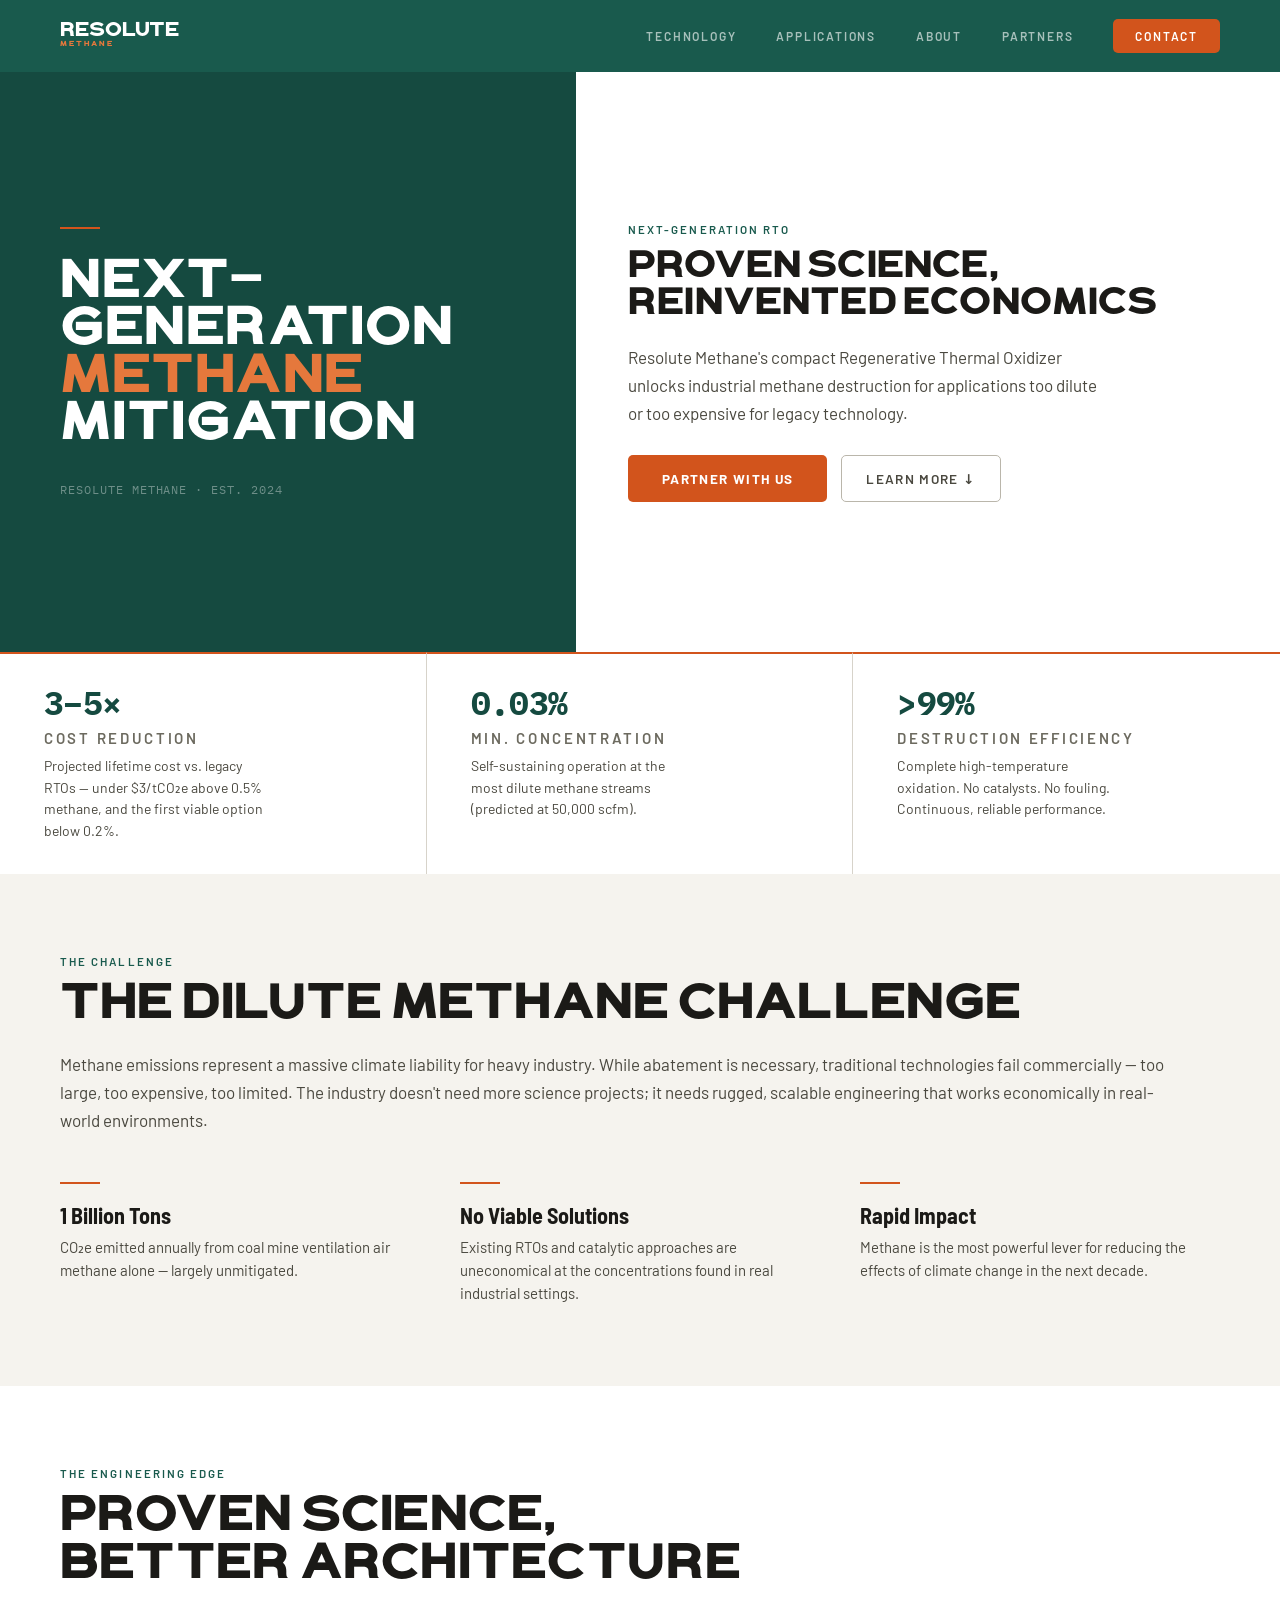
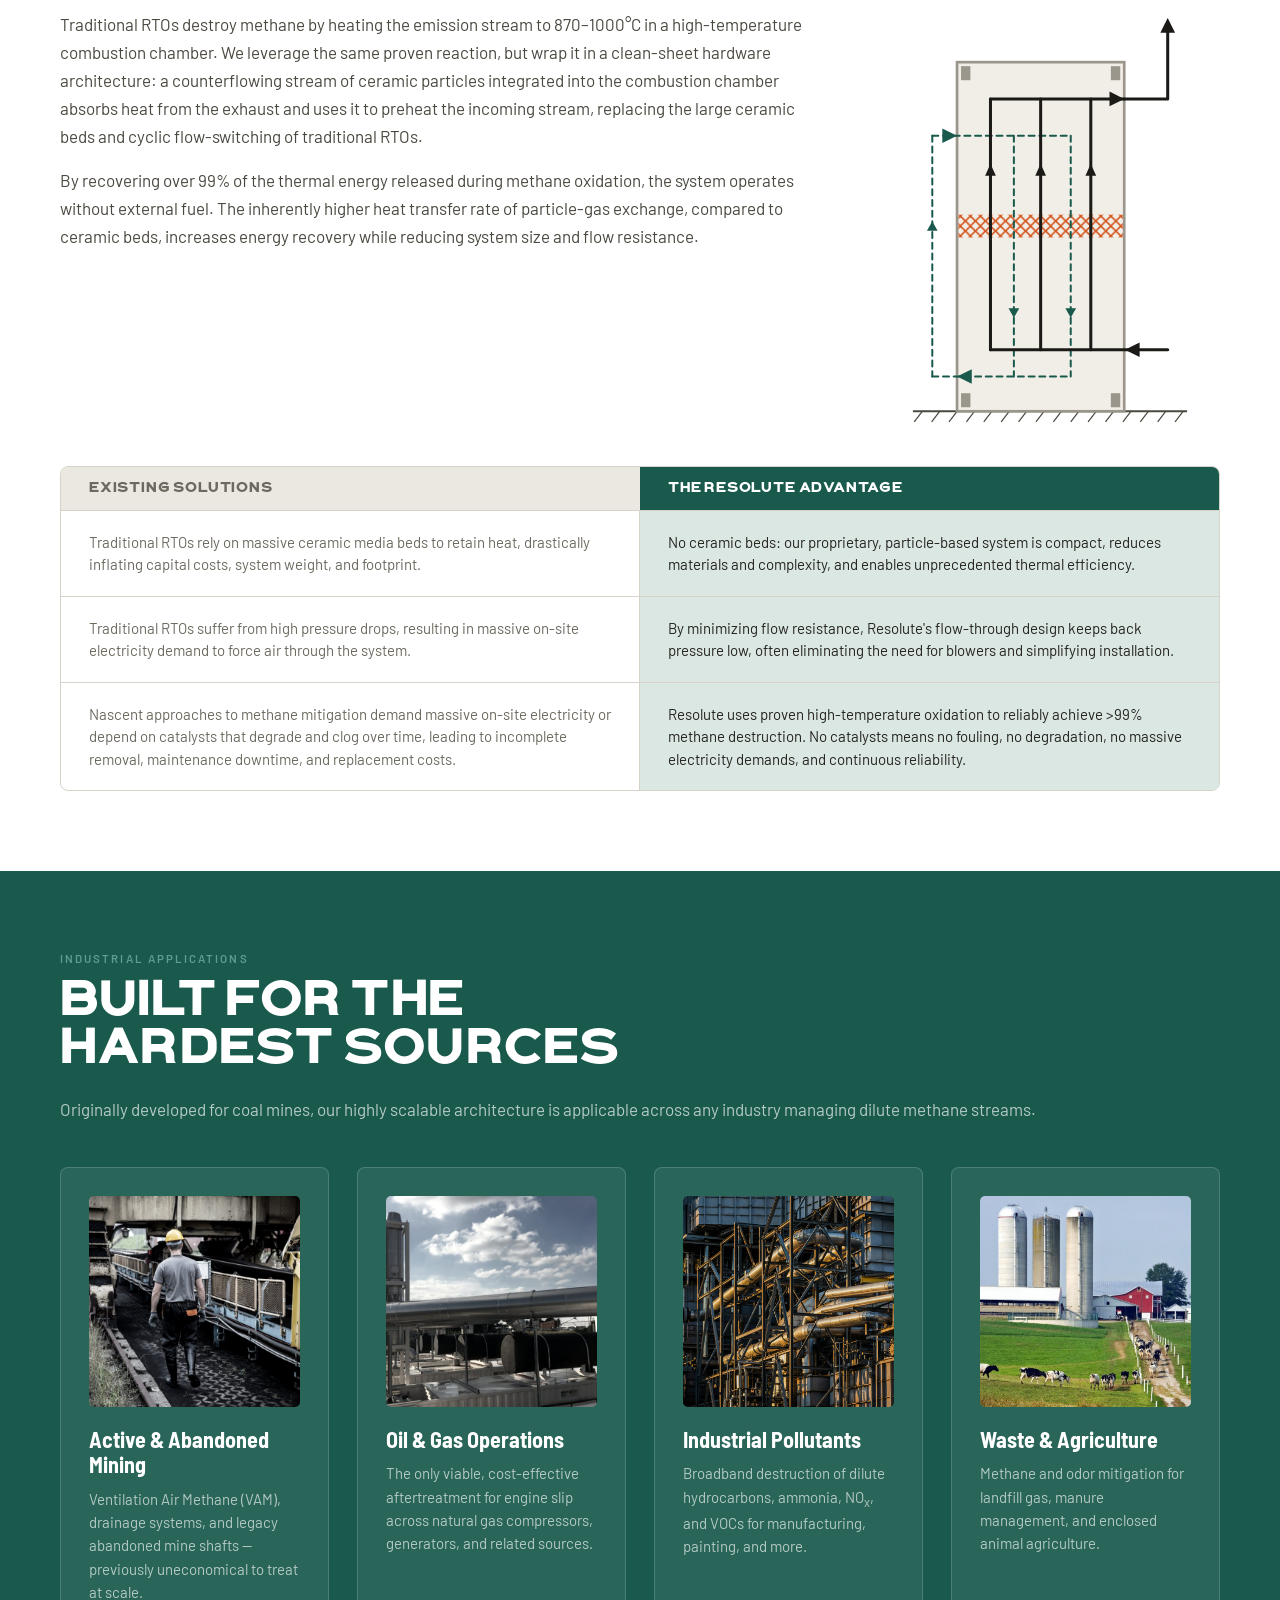
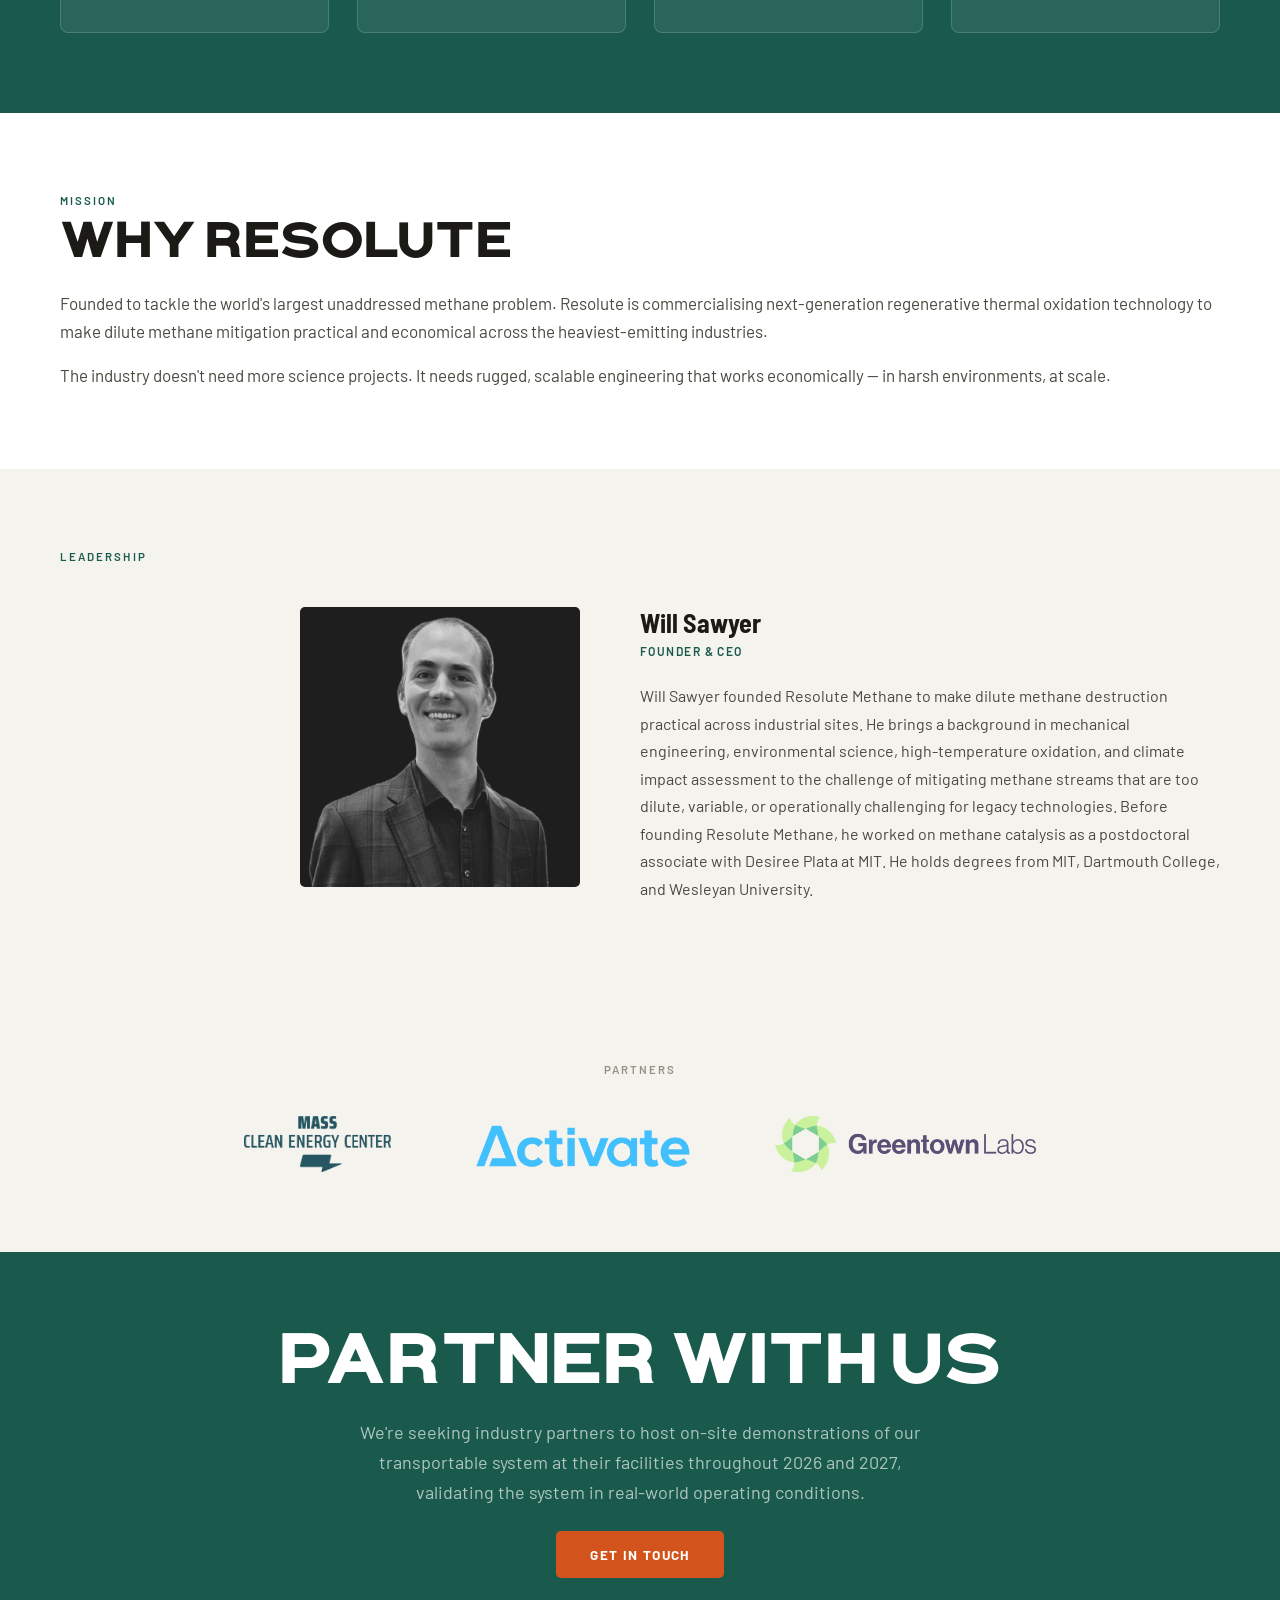
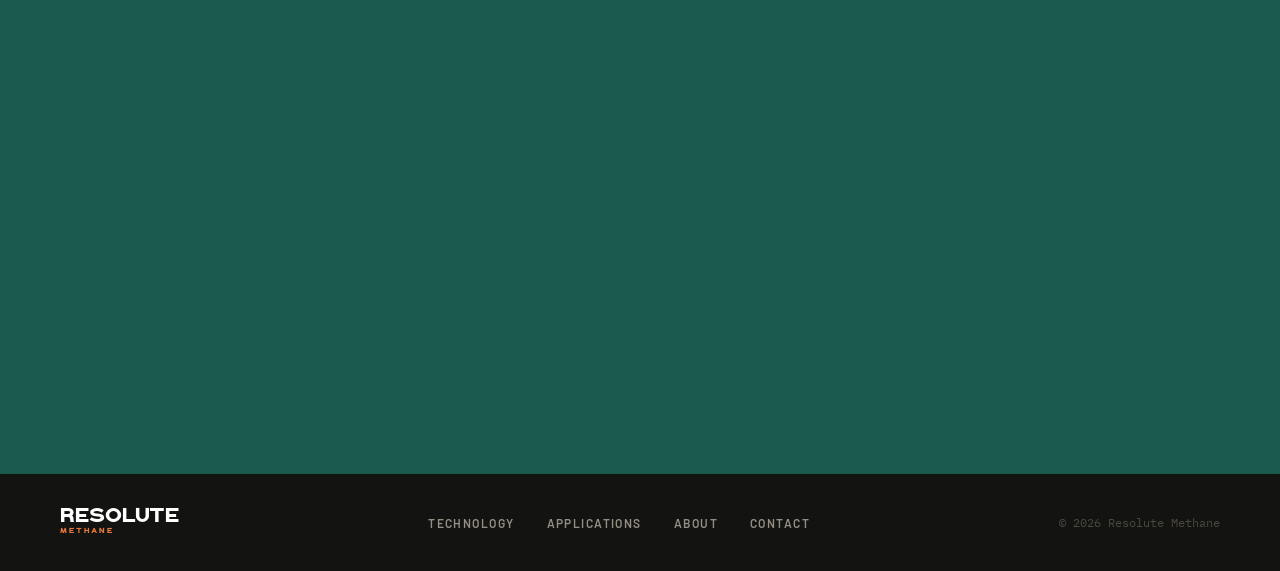
<file: index.html>
<!DOCTYPE html>
<html lang="en">
<head>
  <meta charset="utf-8" />
  <meta name="viewport" content="width=device-width, initial-scale=1" />
  <title>Resolute Methane — Next-Generation Industrial Methane Mitigation</title>
  <meta name="description" content="Resolute Methane's compact Regenerative Thermal Oxidizer makes industrial methane mitigation practical and economical for coal mining, oil &amp; gas, and waste operations." />
  <link rel="stylesheet" href="colors_and_type.css" />
  <link rel="icon" href="data:image/svg+xml,<svg xmlns='http://www.w3.org/2000/svg' viewBox='0 0 32 32'><rect width='32' height='32' rx='5' fill='%23195A4D'/><text x='5' y='24' font-size='20' font-weight='700' font-family='sans-serif' fill='%23D2541C'>R</text></svg>" />
  <style>
    /* ── Reset ──────────────────────────────────────────────────── */
    *, *::before, *::after { box-sizing: border-box; }
    html { scroll-behavior: smooth; }
    body { margin: 0 auto; font-family: var(--font-body); -webkit-font-smoothing: antialiased; color: var(--ink-900); background: #fff; max-width: 1440px; }
    img { display: block; max-width: 100%; }
    p { margin: 0; }
    h1, h2 { margin: 0; }

    /* ── Nav ────────────────────────────────────────────────────── */
    .site-nav {
      position: sticky; top: 0; z-index: 100;
      background: var(--carbon-500);
      height: 72px;
      display: flex; align-items: center; justify-content: space-between;
      padding: 0 80px;
      transition: box-shadow 0.2s var(--ease-standard);
    }
    .site-nav.scrolled { box-shadow: 0 2px 20px rgba(0,0,0,0.3); }
    .nav-wordmark { display: flex; flex-direction: column; line-height: 0.88; text-decoration: none; }
    .nav-wordmark .wm-r { font-family: var(--font-display); font-weight: 700; font-size: 19px; letter-spacing: -0.005em; color: #fff; }
    .nav-wordmark .wm-m { font-family: var(--font-display); font-weight: 700; font-size: 7px; letter-spacing: 0.28em; color: var(--ember-400); margin-top: 2px; }
    .nav-links { display: flex; align-items: center; gap: 40px; }
    .nav-link { font-family: var(--font-body); font-weight: 600; font-size: 12px; letter-spacing: 0.15em; text-transform: uppercase; text-decoration: none; color: rgba(255,255,255,0.62); transition: color 0.14s; }
    .nav-link:hover { color: #fff; }
    .nav-cta { background: var(--ember-500); color: #fff !important; padding: 10px 22px; border-radius: var(--radius-md); transition: background 0.14s !important; }
    .nav-cta:hover { background: var(--ember-600) !important; }

    /* ── Scroll offset for sticky nav ───────────────────────────── */
    section[id] { scroll-margin-top: 72px; }

    /* ── Buttons ────────────────────────────────────────────────── */
    .btn { display: inline-block; background: var(--ember-500); color: #fff; padding: 15px 34px; border-radius: var(--radius-md); font-family: var(--font-body); font-weight: 700; font-size: 13.5px; letter-spacing: 0.1em; text-transform: uppercase; text-decoration: none; transition: background 0.14s; }
    .btn:hover { background: var(--ember-600); }
    .btn-ghost { display: inline-block; background: transparent; color: var(--ink-600); padding: 14px 24px; border: 1.5px solid var(--ink-300); border-radius: var(--radius-md); font-family: var(--font-body); font-weight: 600; font-size: 13.5px; letter-spacing: 0.1em; text-transform: uppercase; text-decoration: none; transition: border-color 0.14s, color 0.14s; }
    .btn-ghost:hover { border-color: var(--ink-500); color: var(--ink-900); }

    /* ── Shared section type ────────────────────────────────────── */
    .section { padding: 88px 80px; }
    .eyebrow { font-family: var(--font-body); font-weight: 600; font-size: 11.5px; letter-spacing: 0.18em; text-transform: uppercase; color: var(--carbon-500); margin-bottom: 14px; }
    .h2 { font-family: var(--font-display); font-weight: 700; font-size: 48px; line-height: 1.0; letter-spacing: 0.005em; color: var(--ink-900); }
    .body-text { font-size: 17px; line-height: 1.65; color: var(--ink-600); margin-top: 20px; max-width: 62ch; text-wrap: pretty; }

    /* ── Hero ───────────────────────────────────────────────────── */
    .hero { display: flex; min-height: 580px; }
    .hero-left { flex: 0 0 45%; min-width: 0; overflow: hidden; background: var(--carbon-600); padding: 88px 72px; display: flex; flex-direction: column; justify-content: center; }
    .hero-right { flex: 1; min-width: 0; background: #fff; padding: 80px 80px 80px 64px; display: flex; flex-direction: column; justify-content: center; }
    .hero-rule { width: 40px; height: 2px; background: var(--ember-500); margin-bottom: 32px; }
    .hero-tagline { font-family: var(--font-display); font-weight: 700; font-size: 67px; line-height: 0.91; letter-spacing: 0.01em; text-transform: uppercase; color: #fff; }
    .hero-tagline .em { color: var(--ember-400); }
    .hero-stamp { font-family: var(--font-mono); font-size: 12px; letter-spacing: 0.08em; color: rgba(255,255,255,0.38); margin-top: 32px; text-transform: uppercase; }
    .hero-eyebrow { font-family: var(--font-body); font-weight: 600; font-size: 11.5px; letter-spacing: 0.18em; text-transform: uppercase; color: var(--carbon-500); margin-bottom: 14px; }
    .hero-h2 { font-family: var(--font-display); font-weight: 700; font-size: 36px; line-height: 1.05; letter-spacing: 0.005em; color: var(--ink-900); }
    .hero-body { font-size: 17px; line-height: 1.65; color: var(--ink-600); margin-top: 18px; max-width: 48ch; text-wrap: pretty; }
    .hero-btns { display: flex; gap: 14px; margin-top: 28px; align-items: center; flex-wrap: wrap; }

    /* ── Metrics strip ──────────────────────────────────────────── */
    .metrics-strip { display: grid; grid-template-columns: repeat(3, 1fr); }
    .metric { padding: 40px 60px; border-top: 2px solid var(--ember-500); border-right: 1px solid var(--ink-200); }
    .metric:last-child { border-right: none; }
    .metric-stat { font-family: var(--font-mono); font-weight: 700; font-size: 39px; line-height: 1; letter-spacing: -0.02em; color: var(--carbon-600); }
    .metric-label { font-family: var(--font-body); font-weight: 600; font-size: 15px; letter-spacing: 0.18em; text-transform: uppercase; color: var(--ink-500); margin-top: 10px; }
    .metric-body { font-size: 14px; line-height: 1.55; color: var(--ink-600); margin-top: 8px; max-width: 28ch; }

    /* ── Challenge ──────────────────────────────────────────────── */
    .section-challenge { background: var(--ink-50); }
    .section-challenge .body-text { max-width: none; }
    .challenge-stats { display: grid; grid-template-columns: repeat(3, 1fr); gap: 40px; margin-top: 48px; }
    .cstat-rule { width: 40px; height: 2px; background: var(--ember-500); margin-bottom: 18px; }
    .cstat-label { font-family: var(--font-heading); font-weight: 700; font-size: 22px; color: var(--ink-900); }
    .cstat-body { font-size: 15px; line-height: 1.55; color: var(--ink-600); margin-top: 8px; }

    /* ── Technology / compare table ─────────────────────────────── */
    .section-tech { background: #fff; }
    .section-tech .body-text { max-width: none; }
    .tech-intro { display: grid; grid-template-columns: 1fr 340px; gap: 56px; align-items: start; margin-top: 20px; }
    .tech-intro .body-text { max-width: none; margin-top: 0; }
    .tech-intro .body-text + .body-text { margin-top: 16px; }
    .tech-fig { display: flex; align-items: center; justify-content: center; }
    .tech-fig svg { width: auto; height: auto; max-width: 100%; min-height: 420px; max-height: 620px; }
    .compare { border-radius: var(--radius-lg); overflow: hidden; border: 1px solid var(--ink-200); margin-top: 36px; }
    .compare-head { display: grid; grid-template-columns: 1fr 1fr; }
    .compare-head > div { padding: 15px 28px; font-family: var(--font-display); font-weight: 700; font-size: 13.5px; letter-spacing: 0.06em; text-transform: uppercase; }
    .compare-head .ex { background: var(--ink-100); color: var(--ink-500); }
    .compare-head .re { background: var(--carbon-500); color: #fff; }
    .compare-row { display: grid; grid-template-columns: 1fr 1fr; border-top: 1px solid var(--ink-200); }
    .compare-row > div { padding: 20px 28px; font-size: 15px; line-height: 1.5; }
    .compare-row .ex { color: var(--ink-500); border-right: 1px solid var(--ink-200); }
    .compare-row .re { background: var(--carbon-100); color: var(--ink-800); }

    /* ── Applications ───────────────────────────────────────────── */
    .section-apps { background: var(--carbon-500); }
    .section-apps .body-text { max-width: none; }
    .section-apps .eyebrow { color: var(--carbon-300); }
    .section-apps .h2 { color: #fff; }
    .section-apps .body-text { color: rgba(255,255,255,0.68); }
    .apps-grid { display: grid; grid-template-columns: repeat(4, 1fr); gap: 28px; margin-top: 44px; }
    .app-card { background: rgba(255,255,255,0.07); border: 1px solid rgba(255,255,255,0.16); border-radius: var(--radius-lg); padding: 28px; }
    .app-photo { aspect-ratio: 1 / 1; max-width: 280px; margin: 0 auto; border-radius: var(--radius-md); overflow: hidden; background: rgba(255,255,255,0.06); }
    .app-photo img { width: 100%; height: 100%; object-fit: cover; display: block; }
    .app-title { font-family: var(--font-heading); font-weight: 700; font-size: 22px; line-height: 1.15; color: #fff; margin-top: 20px; }
    .app-body { font-size: 15px; line-height: 1.55; color: rgba(255,255,255,0.65); margin-top: 10px; }

    /* ── Partners ─────────────────────────────────────────────── */
    .section-partners { background: var(--ink-50); padding: 64px 80px; }
    .section-partners .eyebrow { color: var(--ink-400); margin-bottom: 40px; }
    .partners-row { display: flex; align-items: center; justify-content: center; gap: 80px; flex-wrap: wrap; }
    .partner-logo { height: 56px; width: auto; object-fit: contain; opacity: 0.85; transition: opacity 0.15s; }
    .partner-logo:hover { opacity: 1; }

    /* ── About ──────────────────────────────────────────────────── */
    .section-about { background: #fff; }
    .section-about .body-text { max-width: none; }

    /* ── Leadership ─────────────────────────────────────────────── */
    .section-team { background: var(--ink-50); padding-bottom: 40px; }
    .leadership-card { display: flex; gap: 0; align-items: flex-start; margin-top: 44px; }
    .leadership-photo-col { flex: 0 0 50%; display: flex; justify-content: flex-end; padding-right: 80px; }
    .leadership-bio { flex: 1; }
    .leadership-photo { width: 280px; flex-shrink: 0; border-radius: var(--radius-md); overflow: hidden; background: var(--ink-950); }
    .leadership-photo img { width: 100%; height: auto; display: block; }
    .leadership-name { font-family: var(--font-heading); font-weight: 700; font-size: 26px; color: var(--ink-900); }
    .leadership-role { font-family: var(--font-body); font-weight: 600; font-size: 12px; letter-spacing: 0.12em; text-transform: uppercase; color: var(--carbon-500); margin-top: 6px; margin-bottom: 24px; }
    .leadership-text { font-size: 16px; line-height: 1.72; color: var(--ink-600); text-wrap: pretty; }

    /* ── CTA / Contact ──────────────────────────────────────────── */
    .section-cta { background: var(--carbon-500); padding: 96px 80px 496px; display: flex; flex-direction: column; align-items: center; text-align: center; }
    .cta-h { font-family: var(--font-display); font-weight: 700; font-size: 68px; line-height: 1; letter-spacing: 0.005em; color: #fff; }
    .cta-sub { font-size: 18px; line-height: 1.65; color: rgba(255,255,255,0.65); margin-top: 18px; max-width: 58ch; text-wrap: pretty; text-align: center; }
    .cta-email { font-family: var(--font-mono); font-weight: 600; font-size: 19px; color: var(--ember-400); display: inline-block; margin-top: 32px; text-decoration: none; transition: color 0.14s; }
    .cta-email:hover { color: #e99265; text-decoration: underline; }
    .section-cta .btn { display: inline-block; margin-top: 24px; }

    /* ── Footer ─────────────────────────────────────────────────── */
    .site-footer { background: var(--ink-950); padding: 40px 80px; display: flex; align-items: center; justify-content: space-between; gap: 48px; }
    .footer-wordmark { display: flex; flex-direction: column; line-height: 0.88; text-decoration: none; }
    .footer-wordmark .wm-r { font-family: var(--font-display); font-weight: 700; font-size: 19px; letter-spacing: -0.005em; color: #fff; }
    .footer-wordmark .wm-m { font-family: var(--font-display); font-weight: 700; font-size: 7px; letter-spacing: 0.28em; color: var(--ember-400); margin-top: 2px; }
    .footer-links { display: flex; gap: 32px; }
    .footer-link { font-family: var(--font-body); font-weight: 600; font-size: 12px; letter-spacing: 0.12em; text-transform: uppercase; text-decoration: none; color: var(--ink-400); transition: color 0.14s; }
    .footer-link:hover { color: var(--ink-200); }
    .footer-copy { font-family: var(--font-mono); font-size: 12px; color: var(--ink-600); white-space: nowrap; }

    /* ── Hamburger + mobile nav ─────────────────────────────────── */
    .nav-hamburger {
      display: none; flex-direction: column; justify-content: center; gap: 5px;
      background: none; border: none; cursor: pointer; padding: 8px; flex-shrink: 0;
    }
    .nav-hamburger span { display: block; width: 22px; height: 2px; background: rgba(255,255,255,0.9); border-radius: 2px; }
    .nav-mobile {
      display: none; flex-direction: column; position: sticky; top: 72px; z-index: 99;
      background: var(--carbon-700, #103A33); box-shadow: 0 6px 20px rgba(0,0,0,0.3);
    }
    .nav-mobile.open { display: flex; }
    .nav-mobile-link {
      padding: 15px 24px; border-bottom: 1px solid rgba(255,255,255,0.08);
      font-family: var(--font-body); font-weight: 600; font-size: 13px;
      letter-spacing: 0.14em; text-transform: uppercase; text-decoration: none;
      color: rgba(255,255,255,0.72); transition: color 0.14s;
    }
    .nav-mobile-link:hover { color: #fff; }
    .nav-mobile-link:last-child { border-bottom: none; }
    .nav-mobile-cta { color: var(--ember-400); }

    /* ── 1024–1439px: tighter desktop ──────────────────────────── */
    @media (max-width: 1439px) {
      .site-nav { padding: 0 60px; }
      .section { padding: 80px 60px; }
      .hero-left { padding: 80px 60px; }
      .hero-right { padding: 72px 60px 72px 52px; }
      .hero-tagline { font-size: 52px; }
      .metric { padding: 32px 44px; }
      .metric-stat { font-size: 33px; }
      .leadership-photo-col { padding-right: 60px; }
      .section-cta { padding: 80px 60px 496px; }
      .site-footer { padding: 36px 60px; }
    }

    /* ── 768–1023px: tablet ─────────────────────────────────────── */
    @media (max-width: 1023px) {
      .site-nav { padding: 0 40px; }
      .section { padding: 64px 40px; }
      .hero-left { padding: 64px 40px; }
      .hero-right { padding: 56px 40px 64px; }
      .hero-tagline { font-size: 44px; }
      .hero-h2 { font-size: 26px; }
      .hero-body { font-size: 16px; }
      .h2 { font-size: 38px; }
      .metric { padding: 28px 30px; }
      .metric-stat { font-size: 27px; }
      .compare-head > div { padding: 13px 20px; font-size: 12px; }
      .compare-row > div { padding: 16px 20px; font-size: 14px; }
      .cta-h { font-size: 52px; }
      .section-cta { padding: 64px 40px 320px; }
      .site-footer { padding: 32px 40px; }
      .leadership-card { gap: 0; }
      .leadership-photo-col { flex: 0 0 50%; padding-right: 36px; }
      .partner-logo { height: 48px; }
      .partners-row { gap: 48px; }
      .apps-grid { grid-template-columns: repeat(2, 1fr); }
    }

    /* ── Max 767px: mobile ──────────────────────────────────────── */
    @media (max-width: 768px) {
      /* Nav */
      .site-nav { padding: 0 20px; }
      .nav-links { display: none; }
      .nav-hamburger { display: flex; }

      /* Sections */
      .section { padding: 52px 20px; }

      /* Hero: stack vertically */
      .hero { flex-direction: column; min-height: unset; }
      .hero-left { flex: none !important; width: 100%; min-width: 0; padding: 52px 20px 44px; }
      .hero-right { flex: none !important; width: 100%; min-width: 0; padding: 44px 20px 52px; }
      .hero-tagline { font-size: 48px; }
      .hero-h2 { font-size: 26px; }
      .hero-body { font-size: 16px; max-width: none; }
      .hero-btns { flex-wrap: wrap; }

      /* Metrics: single column */
      .metrics-strip { grid-template-columns: 1fr; }
      .metric { border-right: none; border-bottom: 1px solid var(--ink-200); padding: 32px 20px; }
      .metric:last-child { border-bottom: none; }
      .metric-stat { font-size: 36px; }

      /* Challenge stats: single column */
      .challenge-stats { grid-template-columns: 1fr; }

      /* H2 */
      .h2 { font-size: 34px; }

      /* compare table stays 2 columns at all sizes */
      .compare-head > div { padding: 11px 14px; font-size: 11px; }
      .compare-row > div { padding: 14px 14px; font-size: 13px; }

      /* App cards: single column */
      .apps-grid { grid-template-columns: 1fr; gap: 20px; }
      .tech-intro { grid-template-columns: 1fr; gap: 32px; }
      .tech-fig { max-width: 420px; }
      .tech-fig svg { min-height: 0; }

      /* Leadership: stack */
      .leadership-card { flex-direction: column; }
      .leadership-photo-col { flex: none; width: auto; padding-right: 0; justify-content: flex-start; }
      .leadership-photo { width: 220px; }

      /* Partners */
      .partners-row { gap: 28px; }
      .partner-logo { height: 40px; }
      .section-partners { padding: 52px 20px; }

      /* CTA */
      .cta-h { font-size: 40px; }
      .cta-sub { font-size: 16px; }
      .section-cta { padding: 64px 20px 120px; }

      /* Footer */
      .site-footer { flex-direction: column; gap: 20px; align-items: flex-start; padding: 36px 20px; }
      .footer-links { flex-wrap: wrap; gap: 14px; }
    }

    /* ── Max 374px: small phones ────────────────────────────────── */
    @media (max-width: 374px) {
      .section { padding: 44px 16px; }
      .site-nav { padding: 0 16px; }
      .hero-left { padding: 44px 16px 36px; }
      .hero-right { padding: 36px 16px 44px; }
      .hero-tagline { font-size: 38px; }
      .h2 { font-size: 28px; }
      .cta-h { font-size: 34px; }
      .metric { padding: 28px 16px; }
      .metric-stat { font-size: 30px; }
      .section-cta { padding: 52px 16px 96px; }
      .section-partners { padding: 44px 16px; }
    }
  </style>
</head>
<body>

  <!-- ── Nav ──────────────────────────────────────────────────────── -->
  <nav class="site-nav" id="site-nav">
    <a class="nav-wordmark" href="#">
      <span class="wm-r">RESOLUTE</span>
      <span class="wm-m">METHANE</span>
    </a>
    <div class="nav-links">
      <a class="nav-link" href="#technology">Technology</a>
      <a class="nav-link" href="#applications">Applications</a>
      <a class="nav-link" href="#about">About</a>
      <a class="nav-link" href="#partners">Partners</a>
      <a class="nav-link nav-cta" href="#contact">Contact</a>
    </div>
    <button class="nav-hamburger" id="nav-hamburger" aria-label="Open menu">
      <span></span><span></span><span></span>
    </button>
  </nav>
  <div class="nav-mobile" id="nav-mobile">
    <a class="nav-mobile-link" href="#technology" onclick="closeMobileNav()">Technology</a>
    <a class="nav-mobile-link" href="#applications" onclick="closeMobileNav()">Applications</a>
    <a class="nav-mobile-link" href="#about" onclick="closeMobileNav()">About</a>
    <a class="nav-mobile-link" href="#partners" onclick="closeMobileNav()">Partners</a>
    <a class="nav-mobile-link nav-mobile-cta" href="#contact" onclick="closeMobileNav()">Contact</a>
  </div>

  <!-- ── Hero ─────────────────────────────────────────────────────── -->
  <section class="hero">
    <div class="hero-left">
      <div class="hero-rule"></div>
      <h1 class="hero-tagline">
        NEXT-<br />GENERATION<br /><span class="em">METHANE</span><br />MITIGATION
      </h1>
      <p class="hero-stamp">Resolute Methane · Est. 2024</p>
    </div>
    <div class="hero-right">
      <p class="hero-eyebrow">Next-Generation RTO</p>
      <h2 class="hero-h2">Proven Science,<br />Reinvented Economics</h2>
      <p class="hero-body">Resolute Methane's compact Regenerative Thermal Oxidizer unlocks industrial methane destruction for applications too dilute or too expensive for legacy technology.</p>
      <div class="hero-btns">
        <a class="btn" href="#contact">Partner With Us</a>
        <a class="btn-ghost" href="#technology">Learn More ↓</a>
      </div>
    </div>
  </section>

  <!-- ── Metrics strip ────────────────────────────────────────────── -->
  <section class="metrics-strip">
    <div class="metric">
      <div class="metric-stat">3–5×</div>
      <div class="metric-label">Cost Reduction</div>
      <p class="metric-body">Projected lifetime cost vs. legacy RTOs — under $3/tCO₂e above 0.5% methane, and the first viable option below 0.2%.</p>
    </div>
    <div class="metric">
      <div class="metric-stat">0.03%</div>
      <div class="metric-label">Min. Concentration</div>
      <p class="metric-body">Self-sustaining operation at the most dilute methane streams (predicted at 50,000 scfm).</p>
    </div>
    <div class="metric">
      <div class="metric-stat">&gt;99%</div>
      <div class="metric-label">Destruction Efficiency</div>
      <p class="metric-body">Complete high-temperature oxidation. No catalysts. No fouling. Continuous, reliable performance.</p>
    </div>
  </section>

  <!-- ── Challenge ────────────────────────────────────────────────── -->
  <section id="challenge" class="section section-challenge">
    <p class="eyebrow">The challenge</p>
    <h2 class="h2">The Dilute Methane Challenge</h2>
    <p class="body-text">Methane emissions represent a massive climate liability for heavy industry. While abatement is necessary, traditional technologies fail commercially — too large, too expensive, too limited. The industry doesn't need more science projects; it needs rugged, scalable engineering that works economically in real-world environments.</p>
    <div class="challenge-stats">
      <div>
        <div class="cstat-rule"></div>
        <div class="cstat-label">1 Billion Tons</div>
        <p class="cstat-body">CO₂e emitted annually from coal mine ventilation air methane alone — largely unmitigated.</p>
      </div>
      <div>
        <div class="cstat-rule"></div>
        <div class="cstat-label">No Viable Solutions</div>
        <p class="cstat-body">Existing RTOs and catalytic approaches are uneconomical at the concentrations found in real industrial settings.</p>
      </div>
      <div>
        <div class="cstat-rule"></div>
        <div class="cstat-label">Rapid Impact</div>
        <p class="cstat-body">Methane is the most powerful lever for reducing the effects of climate change in the next decade.</p>
      </div>
    </div>
  </section>

  <!-- ── Technology ───────────────────────────────────────────────── -->
  <section id="technology" class="section section-tech">
    <p class="eyebrow">The engineering edge</p>
    <h2 class="h2">Proven Science,<br />Better Architecture</h2>
    <div class="tech-intro">
      <div class="tech-copy">
        <p class="body-text">Traditional RTOs destroy methane by heating the emission stream to 870–1000°C in a high-temperature combustion chamber. We leverage the same proven reaction, but wrap it in a clean-sheet hardware architecture: a counterflowing stream of ceramic particles integrated into the combustion chamber absorbs heat from the exhaust and uses it to preheat the incoming stream, replacing the large ceramic beds and cyclic flow-switching of traditional RTOs.</p>
        <p class="body-text">By recovering over 99% of the thermal energy released during methane oxidation, the system operates without external fuel. The inherently higher heat transfer rate of particle-gas exchange, compared to ceramic beds, increases energy recovery while reducing system size and flow resistance.</p>
      </div>
      <div class="tech-fig">
        <svg viewBox="82 52 434 628" role="img" aria-label="Reactor process diagram" style="width:100%;height:auto;max-height:480px">
          <defs>
            <pattern id="heaterHatch" width="15" height="15" patternUnits="userSpaceOnUse">
              <path d="M0,15 L15,0" stroke="#D2541C" stroke-width="2.4"/>
              <path d="M0,0 L15,15" stroke="#D2541C" stroke-width="2.4"/>
            </pattern>
          </defs>
          <line x1="94" y1="652" x2="504" y2="652" stroke="#4A483F" stroke-width="3"/>
          <g stroke="#4A483F" stroke-width="1.8">
            <line x1="108" y1="652" x2="96" y2="668"/><line x1="134" y1="652" x2="122" y2="668"/><line x1="160" y1="652" x2="148" y2="668"/>
            <line x1="186" y1="652" x2="174" y2="668"/><line x1="212" y1="652" x2="200" y2="668"/>
            <line x1="238" y1="652" x2="226" y2="668"/><line x1="264" y1="652" x2="252" y2="668"/>
            <line x1="290" y1="652" x2="278" y2="668"/><line x1="316" y1="652" x2="304" y2="668"/>
            <line x1="342" y1="652" x2="330" y2="668"/><line x1="368" y1="652" x2="356" y2="668"/>
            <line x1="394" y1="652" x2="382" y2="668"/><line x1="420" y1="652" x2="408" y2="668"/>
            <line x1="446" y1="652" x2="434" y2="668"/><line x1="472" y1="652" x2="460" y2="668"/>
            <line x1="498" y1="652" x2="486" y2="668"/>
          </g>
          <rect x="160" y="130" width="250" height="522" fill="#F1EEE8" stroke="#9A968B" stroke-width="4"/>
          <g fill="#9A968B">
            <rect x="166" y="136" width="14" height="21"/><rect x="390" y="136" width="14" height="21"/>
            <rect x="166" y="625" width="14" height="21"/><rect x="390" y="625" width="14" height="21"/>
          </g>
          <rect x="162" y="358" width="246" height="34" fill="url(#heaterHatch)"/>
          <g stroke="#195A4D" stroke-width="3" fill="none" stroke-dasharray="9 7" stroke-linecap="round">
            <path d="M123 240 L123 600"/>
            <path d="M123 240 L330 240"/>
            <path d="M123 600 L330 600"/>
            <path d="M245 240 L245 600"/>
            <path d="M330 240 L330 600"/>
          </g>
          <g fill="#195A4D">
            <polygon points="138,229 138,251 160,240"/>
            <polygon points="182,589 182,611 160,600"/>
            <polygon points="115,382 131,382 123,368"/>
            <polygon points="237,498 253,498 245,512"/>
            <polygon points="322,498 338,498 330,512"/>
          </g>
          <g stroke="#1B1A17" stroke-width="4.5" fill="none" stroke-linecap="round" stroke-linejoin="round">
            <path d="M475 560 L210 560"/>
            <path d="M210 560 L210 185"/>
            <path d="M285 560 L285 185"/>
            <path d="M360 560 L360 185"/>
            <path d="M210 185 L410 185"/>
            <path d="M410 185 L475 185 L475 70"/>
          </g>
          <g fill="#1B1A17">
            <polygon points="433,549 433,571 411,560"/>
            <polygon points="388,174 388,196 410,185"/>
            <polygon points="464,86 486,86 475,64"/>
            <polygon points="202,300 218,300 210,282"/>
            <polygon points="277,300 293,300 285,282"/>
            <polygon points="352,300 368,300 360,282"/>
          </g>
        </svg>
      </div>
    </div>
    <div class="compare">
      <div class="compare-head">
        <div class="ex">Existing solutions</div>
        <div class="re">The Resolute advantage</div>
      </div>
      <div class="compare-row">
        <div class="ex">Traditional RTOs rely on massive ceramic media beds to retain heat, drastically inflating capital costs, system weight, and footprint.</div>
        <div class="re">No ceramic beds: our proprietary, particle-based system is compact, reduces materials and complexity, and enables unprecedented thermal efficiency.</div>
      </div>
      <div class="compare-row">
        <div class="ex">Traditional RTOs suffer from high pressure drops, resulting in massive on-site electricity demand to force air through the system.</div>
        <div class="re">By minimizing flow resistance, Resolute's flow-through design keeps back pressure low, often eliminating the need for blowers and simplifying installation.</div>
      </div>
      <div class="compare-row">
        <div class="ex">Nascent approaches to methane mitigation demand massive on-site electricity or depend on catalysts that degrade and clog over time, leading to incomplete removal, maintenance downtime, and replacement costs.</div>
        <div class="re">Resolute uses proven high-temperature oxidation to reliably achieve &gt;99% methane destruction. No catalysts means no fouling, no degradation, no massive electricity demands, and continuous reliability.</div>
      </div>
    </div>
  </section>

  <!-- ── Applications ─────────────────────────────────────────────── -->
  <section id="applications" class="section section-apps">
    <p class="eyebrow">Industrial applications</p>
    <h2 class="h2">Built for the<br />Hardest Sources</h2>
    <p class="body-text">Originally developed for coal mines, our highly scalable architecture is applicable across any industry managing dilute methane streams.</p>
    <div class="apps-grid">
      <div class="app-card">
        <div class="app-photo"><img src="onepagers/photos/coal-1.jpg" alt="Active coal mining operations" /></div>
        <div class="app-title">Active &amp; Abandoned Mining</div>
        <p class="app-body">Ventilation Air Methane (VAM), drainage systems, and legacy abandoned mine shafts — previously uneconomical to treat at scale.</p>
      </div>
      <div class="app-card">
        <div class="app-photo"><img src="onepagers/photos/oilgas-1.jpg" alt="Oil and gas operations" /></div>
        <div class="app-title">Oil &amp; Gas Operations</div>
        <p class="app-body">The only viable, cost-effective aftertreatment for engine slip across natural gas compressors, generators, and related sources.</p>
      </div>
      <div class="app-card">
        <div class="app-photo"><img src="uploads/industrial_1.jpg" alt="Chemical and industrial facility" /></div>
        <div class="app-title">Industrial Pollutants</div>
        <p class="app-body">Broadband destruction of dilute hydrocarbons, ammonia, NO<sub>x</sub>, and VOCs for manufacturing, painting, and more.</p>
      </div>
      <div class="app-card">
        <div class="app-photo"><img src="onepagers/photos/agriculture-1.jpg" alt="Dairy farm with methane sources" /></div>
        <div class="app-title">Waste &amp; Agriculture</div>
        <p class="app-body">Methane and odor mitigation for landfill gas, manure management, and enclosed animal agriculture.</p>
      </div>
    </div>
  </section>

  <!-- ── About ────────────────────────────────────────────────────── -->
  <section id="about" class="section section-about">
    <p class="eyebrow">Mission</p>
    <h2 class="h2">Why Resolute</h2>
    <p class="body-text">Founded to tackle the world's largest unaddressed methane problem. Resolute is commercialising next-generation regenerative thermal oxidation technology to make dilute methane mitigation practical and economical across the heaviest-emitting industries.</p>
    <p class="body-text" style="margin-top: 16px;">The industry doesn't need more science projects. It needs rugged, scalable engineering that works economically — in harsh environments, at scale.</p>
  </section>

  <!-- ── Leadership ─────────────────────────────────────────────── -->
  <section id="team" class="section section-team">
    <p class="eyebrow">Leadership</p>
    <div class="leadership-card">
      <div class="leadership-photo-col">
        <div class="leadership-photo">
          <img src="uploads/img_0524_final_bw.png" alt="Will Sawyer, Founder &amp; CEO" />
        </div>
      </div>
      <div class="leadership-bio">
        <div class="leadership-name">Will Sawyer</div>
        <div class="leadership-role">Founder &amp; CEO</div>
        <p class="leadership-text">Will Sawyer founded Resolute Methane to make dilute methane destruction practical across industrial sites. He brings a background in mechanical engineering, environmental science, high-temperature oxidation, and climate impact assessment to the challenge of mitigating methane streams that are too dilute, variable, or operationally challenging for legacy technologies. Before founding Resolute Methane, he worked on methane catalysis as a postdoctoral associate with Desiree Plata at MIT. He holds degrees from MIT, Dartmouth College, and Wesleyan University.</p>
      </div>
    </div>
  </section>

  <!-- ── Partners ──────────────────────────────────────────────────── -->
  <section id="partners" class="section section-partners">
    <p class="eyebrow" style="text-align:center">Partners</p>
    <div class="partners-row">
      <img src="uploads/Mass-Clean-Energy-Center_Primary-Logo_Stacked_RGB-Dark-Teal.png" alt="Mass Clean Energy Center" class="partner-logo" />
      <img src="uploads/Activate FullName Capri 2x.png" alt="Activate" class="partner-logo" />
      <img src="uploads/Greentown-3-Color-Horizontal.webp" alt="Greentown Labs" class="partner-logo" />
    </div>
  </section>

  <!-- ── Contact / CTA ─────────────────────────────────────────────── -->
  <section id="contact" class="section-cta">
    <h2 class="cta-h">Partner With Us</h2>
    <p class="cta-sub">We're seeking industry partners to host on-site demonstrations of our transportable system at their facilities throughout 2026 and 2027, validating the system in real-world operating conditions.</p>
    <a class="btn" href="mailto:hello@resolutemethane.com">Get in Touch</a>
  </section>

  <!-- ── Footer ───────────────────────────────────────────────────── -->
  <footer class="site-footer">
    <a class="footer-wordmark" href="#">
      <span class="wm-r">RESOLUTE</span>
      <span class="wm-m">METHANE</span>
    </a>
    <nav class="footer-links" aria-label="Footer navigation">
      <a class="footer-link" href="#technology">Technology</a>
      <a class="footer-link" href="#applications">Applications</a>
      <a class="footer-link" href="#about">About</a>
      <a class="footer-link" href="#contact">Contact</a>
    </nav>
    <div class="footer-copy">© 2026 Resolute Methane</div>
  </footer>

  <script>
    // Sticky nav shadow on scroll
    const nav = document.getElementById('site-nav');
    window.addEventListener('scroll', function () {
      nav.classList.toggle('scrolled', window.scrollY > 40);
      document.getElementById('nav-mobile').classList.remove('open');
    }, { passive: true });

    // Hamburger menu
    document.getElementById('nav-hamburger').addEventListener('click', function () {
      document.getElementById('nav-mobile').classList.toggle('open');
    });
    function closeMobileNav() {
      document.getElementById('nav-mobile').classList.remove('open');
    }

    // Match reactor diagram height to the text column (two-column layouts only)
    function matchTechFig() {
      var copy = document.querySelector('.tech-copy');
      var svg = document.querySelector('.tech-fig svg');
      if (!copy || !svg) return;
      if (window.innerWidth <= 1023) { svg.style.height = ''; return; }
      var h = copy.offsetHeight;
      if (h > 120) svg.style.height = h + 'px';
    }
    window.addEventListener('resize', matchTechFig, { passive: true });
    window.addEventListener('load', matchTechFig);
    matchTechFig();
  </script>

</body>
</html>
</file>
<file: colors_and_type.css>
/* =====================================================================
   RESOLUTE METHANE — Design System Foundations
   Colors + Typography tokens (base + semantic)
   Voice: professional, pragmatic, rugged. Oil & gas + mining.
   ---------------------------------------------------------------------
   Display face: WARDRUM (brand font, self-hosted from fonts/).
   Body + mono: Barlow / IBM Plex Mono from Google Fonts CDN.
   ===================================================================== */

@import url('https://fonts.googleapis.com/css2?family=Barlow:wght@400;500;600;700&family=Barlow+Semi+Condensed:wght@500;600;700&family=IBM+Plex+Mono:wght@400;500;600&display=swap');

/* ---- Wardrum: brand display family (self-hosted) ---- */
@font-face {
  font-family: 'Wardrum';
  src: url('fonts/Wardrum-Regular.otf') format('opentype');
  font-weight: 400; font-style: normal; font-display: swap;
}
@font-face {
  font-family: 'Wardrum';
  src: url('fonts/Wardrum-Bold.otf') format('opentype');
  font-weight: 700; font-style: normal; font-display: swap;
}
/* Outline cut — special display use only (oversized hero numerals, etc.) */
@font-face {
  font-family: 'Wardrum Outline';
  src: url('fonts/Wardrum-Outline.otf') format('opentype');
  font-weight: 400; font-style: normal; font-display: swap;
}
@font-face {
  font-family: 'Wardrum Outline';
  src: url('fonts/Wardrum-BoldOutline.otf') format('opentype');
  font-weight: 700; font-style: normal; font-display: swap;
}

:root {
  /* ---------------------------------------------------------------
     NEUTRALS — warm iron / graphite. Forged-metal, heavy industrial.
     Carries ~85% of every surface. (Was a cool blue slate.)
     --------------------------------------------------------------- */
  --ink-950: #131311;   /* deepest surface */
  --ink-900: #1B1A17;   /* dark surface */
  --ink-800: #25241F;   /* dark panel */
  --ink-700: #34322C;   /* dark border / raised panel */
  --ink-600: #4A483F;   /* hairlines on dark */
  --ink-500: #6C6A5F;   /* muted text / icons */
  --ink-400: #948F82;   /* secondary text */
  --ink-300: #BAB6AB;   /* disabled / placeholder */
  --ink-200: #D7D3CA;   /* borders on light */
  --ink-100: #EBE8E1;   /* dividers / track */
  --ink-50:  #F5F3EE;   /* canvas (light) */
  --white:   #FFFFFF;
  /* clarity aliases */
  --iron-900: var(--ink-900); --iron-700: var(--ink-700); --iron-500: var(--ink-500);
  --iron-300: var(--ink-300); --iron-100: var(--ink-100); --iron-50: var(--ink-50);

  /* ---------------------------------------------------------------
     CARBON — structural / climate brand color. Deep pine-petrol.
     Links, charts, supporting accents, the "methane destroyed →
     carbon credit" story. (Replaces the old clinical steel-blue.)
     --------------------------------------------------------------- */
  --carbon-800: #0C2E29;
  --carbon-700: #103A33;
  --carbon-600: #154A40;
  --carbon-500: #195A4D;   /* carbon primary */
  --carbon-400: #2C7868;
  --carbon-300: #5C9E90;
  --carbon-100: #DBE7E2;
  /* back-compat aliases (old --steel-*) */
  --steel-800: var(--carbon-800); --steel-700: var(--carbon-700); --steel-600: var(--carbon-600);
  --steel-500: var(--carbon-500); --steel-400: var(--carbon-400); --steel-300: var(--carbon-300); --steel-100: var(--carbon-100);

  /* ---------------------------------------------------------------
     EMBER — the signature accent: high-temperature thermal oxidation.
     Primary action / highlight. Molten, forged — the heat at the core
     of the RTO, NOT a hi-vis safety beacon. Used sparingly (~5%).
     (Replaces the old safety-flare orange.)
     --------------------------------------------------------------- */
  --ember-700: #8F3410;
  --ember-600: #B14514;
  --ember-500: #D2541C;   /* ember primary (actions) */
  --ember-400: #E5783C;
  --ember-100: #F7E0D2;
  /* back-compat aliases (old --flare-*) */
  --flare-700: var(--ember-700); --flare-600: var(--ember-600); --flare-500: var(--ember-500);
  --flare-400: var(--ember-400); --flare-100: var(--ember-100);

  /* ---------------------------------------------------------------
     BRASS — warm metallic highlight for efficiency figures (rare).
     --------------------------------------------------------------- */
  --brass-500: #C98A1B;
  --brass-100: #F4E7C4;
  --amber-500: var(--brass-500); --amber-100: var(--brass-100);  /* alias */

  /* ---------------------------------------------------------------
     OPERATIONAL STATE — UNIT telemetry, not site-safety. An RTO
     destroying methane reports operating / standby / fault / offline.
     Toned to read "equipment status", never "hazard / leak".
     --------------------------------------------------------------- */
  --state-operating:    #1C6152;   /* running & destroying */
  --state-operating-bg: #DEEAE5;
  --state-standby:      #C98A1B;   /* idle / standby */
  --state-standby-bg:   #F4E7C4;
  --state-fault:        #A33B28;   /* unit fault (muted brick) */
  --state-fault-bg:     #F2DED7;
  --state-offline:      #6C6A5F;   /* no telemetry */
  --state-carbon:       #195A4D;
  --state-carbon-bg:    #DBE7E2;
  /* back-compat aliases (old --status-*) */
  --status-safe: var(--state-operating); --status-safe-bg: var(--state-operating-bg);
  --status-warn: var(--state-standby);   --status-warn-bg: var(--state-standby-bg);
  --status-alarm: var(--state-fault);    --status-alarm-bg: var(--state-fault-bg);
  --status-info: var(--state-carbon);    --status-info-bg: var(--state-carbon-bg);
  --status-offline: var(--state-offline);

  /* ---------------------------------------------------------------
     SEMANTIC ROLE TOKENS (light theme)
     --------------------------------------------------------------- */
  --bg:          var(--ink-50);
  --surface:     var(--white);
  --surface-2:   var(--ink-50);
  --border:      var(--ink-200);
  --border-soft: var(--ink-100);
  --fg1:         var(--ink-900);   /* primary text */
  --fg2:         var(--ink-500);   /* secondary text */
  --fg3:         var(--ink-400);   /* tertiary / captions */
  --brand:       var(--carbon-500);
  --accent:      var(--ember-500);
  --link:        var(--carbon-500);

  /* ---------------------------------------------------------------
     TYPE FAMILIES
     --------------------------------------------------------------- */
  --font-display: 'Wardrum', 'Barlow Semi Condensed', 'Arial Narrow', sans-serif;
  --font-heading: 'Barlow Semi Condensed', 'Arial Narrow', sans-serif;
  --font-body:    'Barlow', system-ui, -apple-system, sans-serif;
  --font-mono:    'IBM Plex Mono', ui-monospace, 'SFMono-Regular', monospace;
  --font-display-outline: 'Wardrum Outline', 'Wardrum', sans-serif;

  /* ---------------------------------------------------------------
     TYPE SCALE — display/h1/h2 use WARDRUM (caps titling); h3 uses
     Barlow Semi Condensed (mixed-case sub-heading); h4/body use Barlow.
     --------------------------------------------------------------- */
  --text-display: 700 60px/1.05 var(--font-display);
  --text-h1:      700 42px/1.08 var(--font-display);
  --text-h2:      700 31px/1.12 var(--font-display);
  --text-h3:      600 24px/1.2  var(--font-heading);
  --text-h4:      600 19px/1.3  var(--font-body);
  --text-lead:    400 20px/1.5  var(--font-body);
  --text-body:    400 16px/1.55 var(--font-body);
  --text-small:   400 14px/1.5  var(--font-body);
  --text-caption: 500 12px/1.4  var(--font-body);
  --text-mono:    500 14px/1.45 var(--font-mono);

  /* Overline / eyebrow — uppercase technical label */
  --text-overline: 600 12px/1.2 var(--font-body);
  --overline-tracking: 0.14em;
  /* Wardrum is a wide all-caps face — titling wants slight positive tracking */
  --display-tracking: 0.01em;

  /* ---------------------------------------------------------------
     SPACING — 4px base grid
     --------------------------------------------------------------- */
  --space-1: 4px;
  --space-2: 8px;
  --space-3: 12px;
  --space-4: 16px;
  --space-5: 24px;
  --space-6: 32px;
  --space-7: 48px;
  --space-8: 64px;
  --space-9: 96px;

  /* ---------------------------------------------------------------
     RADII — restrained. Industrial = crisp, low rounding.
     --------------------------------------------------------------- */
  --radius-sm: 3px;
  --radius-md: 5px;
  --radius-lg: 8px;
  --radius-xl: 12px;
  --radius-pill: 999px;

  /* ---------------------------------------------------------------
     BORDERS
     --------------------------------------------------------------- */
  --border-width: 1px;
  --border-strong: 2px;

  /* ---------------------------------------------------------------
     SHADOWS — tight, low-spread. Industrial UI sits flat.
     --------------------------------------------------------------- */
  --shadow-sm: 0 1px 2px rgba(14, 20, 23, 0.08);
  --shadow-md: 0 2px 6px rgba(14, 20, 23, 0.10), 0 1px 2px rgba(14, 20, 23, 0.06);
  --shadow-lg: 0 8px 24px rgba(14, 20, 23, 0.14), 0 2px 6px rgba(14, 20, 23, 0.08);
  --shadow-focus: 0 0 0 3px rgba(25, 90, 77, 0.35);

  /* ---------------------------------------------------------------
     MOTION — purposeful, quick, no bounce.
     --------------------------------------------------------------- */
  --ease-standard: cubic-bezier(0.2, 0, 0.1, 1); /* @kind other */
  --ease-out: cubic-bezier(0.16, 1, 0.3, 1); /* @kind other */
  --dur-fast: 120ms; /* @kind other */
  --dur-base: 180ms; /* @kind other */
  --dur-slow: 280ms; /* @kind other */
}

/* =====================================================================
   SEMANTIC ELEMENT STYLES — opt-in via .rm-prose or use the vars.
   ===================================================================== */
.rm-display { font: var(--text-display); letter-spacing: var(--display-tracking); color: var(--fg1); }
.rm-h1 { font: var(--text-h1); letter-spacing: var(--display-tracking); color: var(--fg1); }
.rm-h2 { font: var(--text-h2); color: var(--fg1); }
.rm-h3 { font: var(--text-h3); color: var(--fg1); }
.rm-h4 { font: var(--text-h4); color: var(--fg1); }
.rm-lead { font: var(--text-lead); color: var(--fg2); }
.rm-body { font: var(--text-body); color: var(--fg1); }
.rm-small { font: var(--text-small); color: var(--fg2); }
.rm-caption { font: var(--text-caption); color: var(--fg3); }
.rm-mono { font: var(--text-mono); color: var(--fg1); }
.rm-overline {
  font: var(--text-overline);
  letter-spacing: var(--overline-tracking);
  text-transform: uppercase;
  color: var(--carbon-500);
}
</file>
